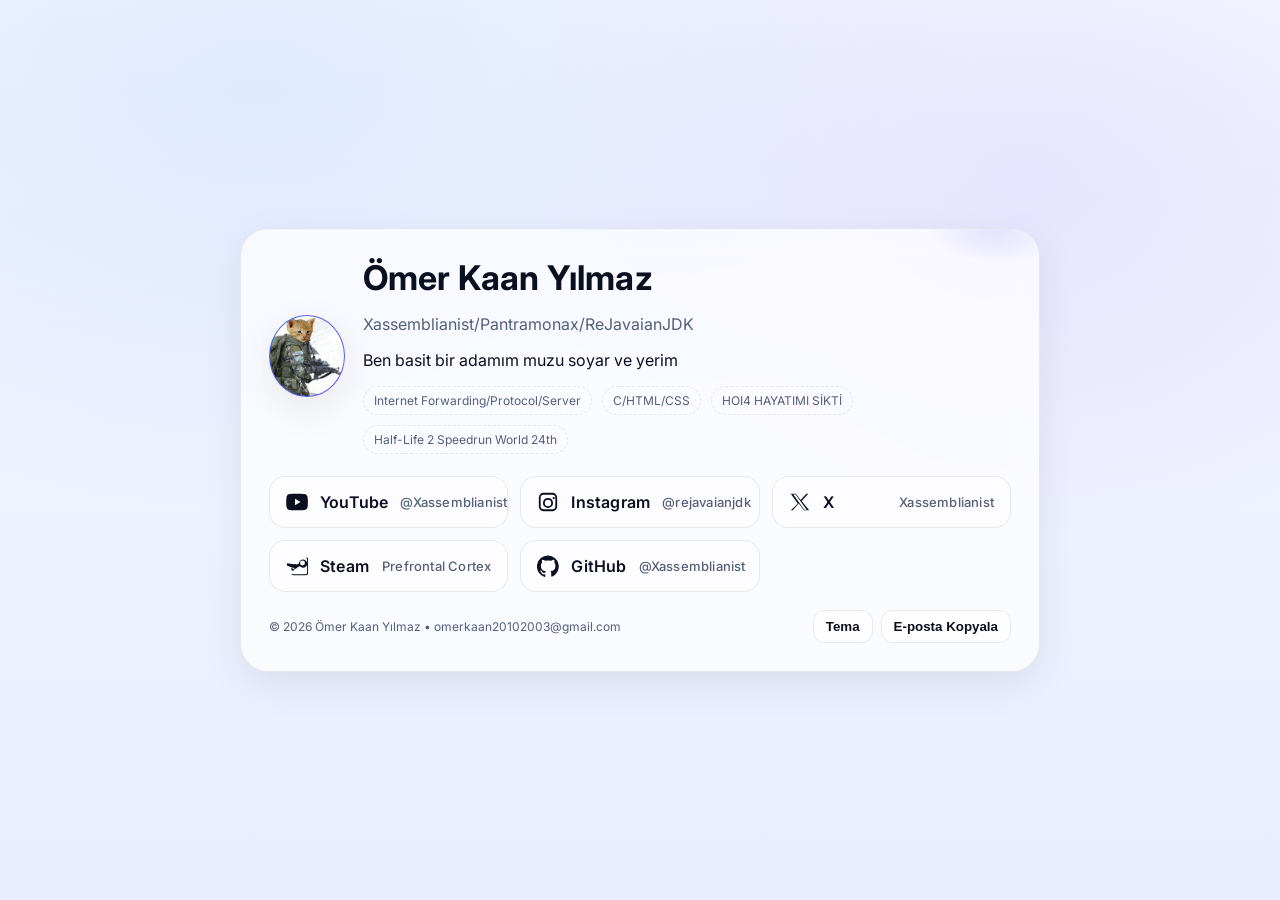
<file: index.html>
<!DOCTYPE html>
<html lang="tr">
<head>
  <meta charset="UTF-8" />
  <meta name="viewport" content="width=device-width, initial-scale=1" />
  <title>Xassemblianist — Linklerim</title>
  <meta name="description" content="Xassemblianist'in YouTube, Instagram, X (Twitter) ve Steam profillerine giden hızlı bağlantılar." />
  <meta name="color-scheme" content="light dark">
  <link rel="preconnect" href="https://fonts.googleapis.com"/>
  <link rel="preconnect" href="https://fonts.gstatic.com" crossorigin/>
  <link href="https://fonts.googleapis.com/css2?family=Inter:wght@400;500;600;700;800&display=swap" rel="stylesheet"/>
  <link rel="stylesheet" type="text/css" href="style.css">
  <link rel="icon" type="image/png" href="img/catsoldier.jpg">
</head>
<body>
  <main class="container" role="main">
    <div class="glow" aria-hidden="true"></div>

    <header>
      <div class="avatar" aria-hidden="true">
      <img src="img/catsoldier.jpg" alt="Profil Fotoğrafım">
      </div>
      <div>
        <h1>Ömer Kaan Yılmaz</h1>
        <p class="subtitle">Xassemblianist/Pantramonax/ReJavaianJDK</p>
        <p>Ben basit bir adamım muzu soyar ve yerim</p>
        <div class="row" aria-label="etiketler">
          <span class="chip">Internet Forwarding/Protocol/Server</span>
          <span class="chip">C/HTML/CSS</span>
          <span class="chip">HOI4 HAYATIMI SİKTİ</span>
          <span class="chip">Half-Life 2 Speedrun World 24th</span>
        </div>
      </div>
    </header>

    <section class="links" aria-label="bağlantılar">

      <a class="btn" href="https://youtube.com/@Xassemblianist" target="_blank" rel="noopener" aria-label="YouTube kanalım">
        <span class="icon" aria-hidden="true">
          <svg viewBox="0 0 24 24" width="22" height="22" fill="currentColor" aria-hidden="true"><path d="M23.5 6.2a4 4 0 0 0-2.8-2.8C18.9 3 12 3 12 3s-6.9 0-8.7.4A4 4 0 0 0 .6 6.2 41.6 41.6 0 0 0 .2 12a41.6 41.6 0 0 0 .4 5.8 4 4 0 0 0 2.8 2.8C5.3 21 12 21 12 21s6.9 0 8.7-.4a4 4 0 0 0 2.8-2.8 41.6 41.6 0 0 0 .4-5.8 41.6 41.6 0 0 0-.4-5.8ZM9.8 15.5v-7l6 3.5-6 3.5Z"/></svg>
        </span>
        YouTube
        <span class="hint">@Xassemblianist</span>
      </a>

      <a class="btn" href="https://instagram.com/rejavaianjdk" target="_blank" rel="noopener" aria-label="Instagram profilim">
        <span class="icon" aria-hidden="true">
          <svg viewBox="0 0 24 24" width="22" height="22" fill="currentColor"><path d="M7 2h10a5 5 0 0 1 5 5v10a5 5 0 0 1-5 5H7a5 5 0 0 1-5-5V7a5 5 0 0 1 5-5Zm0 2a3 3 0 0 0-3 3v10a3 3 0 0 0 3 3h10a3 3 0 0 0 3-3V7a3 3 0 0 0-3-3H7Zm5 3.5A5.5 5.5 0 1 1 6.5 13 5.5 5.5 0 0 1 12 7.5Zm0 2A3.5 3.5 0 1 0 15.5 13 3.5 3.5 0 0 0 12 9.5Zm6.25-3a1.25 1.25 0 1 1-1.25 1.25A1.25 1.25 0 0 1 18.25 6.5Z"/></svg>
        </span>
        Instagram
        <span class="hint">@rejavaianjdk</span>
      </a>

      <a class="btn" href="https://x.com/KemalistLinux" target="_blank" rel="noopener" aria-label="X (Twitter) profilim">
        <span class="icon" aria-hidden="true">
          <svg viewBox="0 0 24 24" width="22" height="22" fill="currentColor"><path d="M13.8 10.8 21 3h-2.1l-6.2 6.9L7.4 3H2l7.6 10.9L2 21h2.1l6.6-7.3 5.6 7.3H22l-8.2-10.2Zm-2.3 2.6-.76-1.06-6.1-8.5h2.6l4.92 6.83.76 1.06 6.36 8.82h-2.6l-5.18-7.06Z"/></svg>
        </span>
        X
        <span class="hint">Xassemblianist</span>
      </a>

      <a class="btn" href="https://steamcommunity.com/id/omerk33n" target="_blank" rel="noopener" aria-label="Steam profilim">
        <span class="icon" aria-hidden="true">
          <svg viewBox="0 0 24 24" width="22" height="22" fill="currentColor"><path d="M21 3H3a2 2 0 0 0-2 2v6.58l5.18 2.03a3.6 3.6 0 0 0 6.35-.2l2.61-1.12a4.5 4.5 0 1 0-1.03-2.93l-2.57 1.1a3.6 3.6 0 0 0-3.14-.32L1 8.9V5a2 2 0 0 1 2-2h18a2 2 0 0 1 2 2v14a2 2 0 0 1-2 2H5.07A6 6 0 0 0 9 22h12a4 4 0 0 0 4-4V5a2 2 0 0 0-2-2ZM7.5 17.2a1.8 1.8 0 1 1 0-3.6 1.8 1.8 0 0 1 0 3.6Zm10.5-5.7a2.7 2.7 0 1 1 0-5.4 2.7 2.7 0 0 1 0 5.4Z"/></svg>
        </span>
        Steam
        <span class="hint">Prefrontal Cortex</span>
      </a>

      <a class="btn" href="https://github.com/Xassemblianist" target="_blank" rel="noopener" aria-label="GitHub profilim">
        <span class="icon" aria-hidden="true">
          <svg viewBox="0 0 24 24" width="22" height="22" fill="currentColor"><path d="M12 .5a12 12 0 0 0-3.8 23.4c.6.1.8-.3.8-.6v-2.2c-3.3.7-4-1.6-4-1.6a3.1 3.1 0 0 0-1.3-1.7c-1.1-.8.1-.8.1-.8a2.4 2.4 0 0 1 1.8 1.2 2.5 2.5 0 0 0 3.4 1 2.5 2.5 0 0 1 .7-1.6c-2.6-.3-5.4-1.3-5.4-6a4.7 4.7 0 0 1 1.3-3.3 4.4 4.4 0 0 1 .1-3.2s1-.3 3.4 1.3a11.6 11.6 0 0 1 6.2 0c2.4-1.6 3.4-1.3 3.4-1.3a4.4 4.4 0 0 1 .1 3.2 4.7 4.7 0 0 1 1.3 3.3c0 4.7-2.8 5.7-5.4 6a2.8 2.8 0 0 1 .8 2.2v3.2c0 .3.2.7.8.6A12 12 0 0 0 12 .5Z"/></svg>
        </span>
        GitHub
        <span class="hint">@Xassemblianist</span>
      </a>
    </section>

    <footer>
      <div class="small">© <span id="y"></span> Ömer Kaan Yılmaz • <span id="mail">omerkaan20102003@gmail.com</span></div>
      <div class="actions">
        <button class="toggle" id="themeToggle" aria-label="Tema değiştir (Açık/Koyu)">Tema</button>
        <button class="copy" id="copyEmail" aria-label="E-posta kopyala">E-posta Kopyala</button>
      </div>
    </footer>
  </main>
  <script src="script.js"></script>
</body>

</html>
</file>
<file: style.css>
:root{
      --bg: #0b1020;
      --bg2: #0e1326;
      --text: #e6e8ef;
      --muted: #a7afc0;
      --card: rgba(255,255,255,0.06);
      --border: rgba(255,255,255,0.12);
      --accent: #6aa5ff;
      --accent-2: #a07bff;
      --shadow: 0 10px 30px rgba(0,0,0,0.25);
    }
    :root.light{
      --bg: #f5f7ff;
      --bg2: #e9edff;
      --text: #0b1020;
      --muted: #546079;
      --card: rgba(255,255,255,0.7);
      --border: rgba(10,10,20,0.08);
      --accent: #3a7bff;
      --accent-2: #7f55ff;
      --shadow: 0 12px 40px rgba(0,0,0,0.08);
    }
    *{box-sizing:border-box}
    html,body{height:100%}
    body{
      margin:0;
      font-family: Inter, system-ui, -apple-system, Segoe UI, Roboto, Helvetica, Arial, "Apple Color Emoji","Segoe UI Emoji";
      background: radial-gradient(1200px 700px at 20% 10%, rgba(106,165,255,0.15), transparent 60%),
                  radial-gradient(900px 600px at 80% 20%, rgba(160,123,255,0.14), transparent 60%),
                  linear-gradient(180deg, var(--bg), var(--bg2));
      color: var(--text);
      display:grid;
      place-items:center;
      padding: 24px;
    }
    .container{
      width:min(800px, 100%);
      background: var(--card);
      border:1px solid var(--border);
      border-radius: 28px;
      backdrop-filter: blur(12px);
      box-shadow: var(--shadow);
      padding: clamp(18px, 4vw, 28px);
      position:relative;
      overflow:hidden;
    }
    .glow{
      position:absolute; inset:-2px; pointer-events:none; filter: blur(40px); opacity:0.3;
      background: conic-gradient(from 180deg at 50% 50%, var(--accent), var(--accent-2), var(--accent));
      mask: radial-gradient(120px 60px at 95% 0, black, transparent 60%);
    }
    header{display:flex; align-items:center; gap:18px;}
    .avatar{
      width:82px; height:82px; border-radius:50%;
      background: linear-gradient(135deg, var(--accent), var(--accent-2));
      display:grid; place-items:center; color:white; font-weight:800; font-size:28px;
      border:1px solid var(--border);
      box-shadow: var(--shadow);
      user-select:none;
    }
    h1{font-size: clamp(22px, 3.2vw, 34px); margin:0 0 4px 0; letter-spacing:0.2px}
    .subtitle{color: var(--muted); font-size: clamp(13px, 2vw, 16px);}

    .links{
      display:grid; grid-template-columns: repeat(auto-fit, minmax(220px,1fr));
      gap:12px; margin-top:22px;
    }
    .btn{
      position:relative;
      display:flex; align-items:center; gap:12px;
      border:1px solid var(--border);
      background: color-mix(in oklab, var(--card) 70%, #fff 0%);
      padding:14px 16px; border-radius: 16px; text-decoration:none; color:var(--text);
      font-weight:600; letter-spacing:0.2px;
      overflow:hidden; isolation:isolate;
    }
    .btn:hover{ transform: translateY(-1px); transition: transform 120ms ease; }
    .btn:active{ transform: translateY(0); }
    .btn .icon{ width:22px; height:22px; display:inline-grid; place-items:center; }
    .btn .hint{ margin-left:auto; color:var(--muted); font-weight:500; font-size:13px; }
    .btn::after{
      content:""; position:absolute; inset:0; opacity:0; pointer-events:none;
      background: linear-gradient(90deg, color-mix(in oklab, var(--accent) 50%, transparent), color-mix(in oklab, var(--accent-2) 50%, transparent));
      transition: opacity 160ms ease;
    }
    .btn:hover::after{opacity:0.08}

    .row{display:flex; gap:10px; flex-wrap:wrap; margin-top:14px}
    .chip{font-size:12px; color:var(--muted); border:1px dashed var(--border); padding:6px 10px; border-radius:999px}

    footer{margin-top:18px; display:flex; justify-content:space-between; align-items:center; gap:12px; flex-wrap:wrap}
    .small{font-size:12px; color:var(--muted)}
    .actions{display:flex; gap:8px; align-items:center}
    .toggle, .copy{
      border:1px solid var(--border); background: var(--card); color: var(--text);
      border-radius:12px; padding:8px 12px; font-weight:600; cursor:pointer;
    }
    .toggle:hover, .copy:hover{transform: translateY(-1px)}

    @media (max-width:480px){
      header{align-items:flex-start}
      .avatar{width:68px; height:68px; font-size:22px}
    }
    
    .avatar img {
  width: 100%;
  height: 100%;
  border-radius: 50%;
  object-fit: cover;
}
</file>
